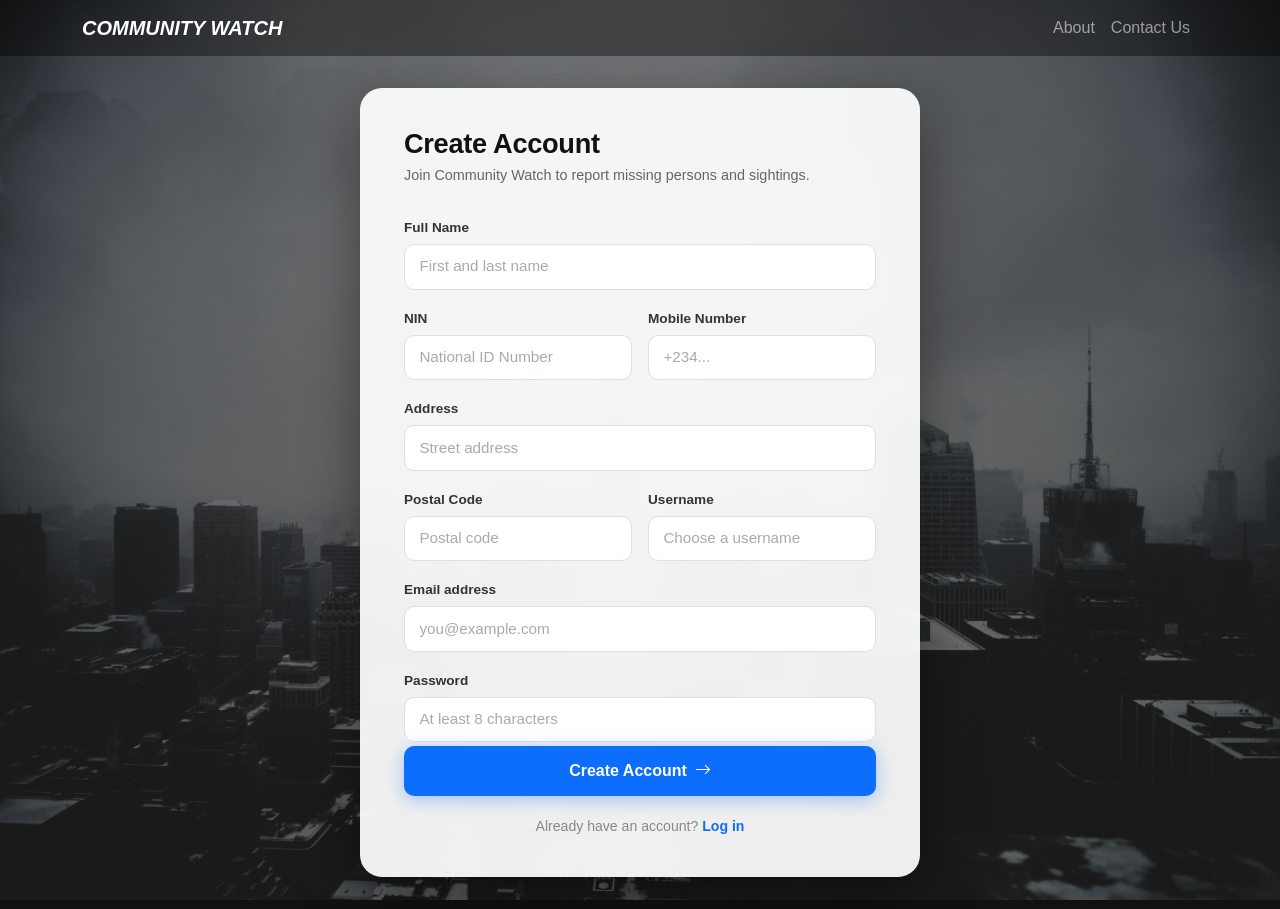
<file: signup.html>
﻿<!DOCTYPE html>
<html lang="en" style="background:#111">

<head>
    <meta charset="UTF-8">
    <meta name="viewport" content="width=device-width, initial-scale=1.0">
    <link href="vendor/css/bootstrap.min.css" rel="stylesheet">
    <link href="vendor/icons/bootstrap-icons.css" rel="stylesheet">
    <link rel="stylesheet" href="signupcss.css">
    <title>Sign Up — Community Watch</title>
</head>

<body><script src="loader.js"></script>
    <nav class="navbar navbar-expand-lg navbar-dark" style="background-color: rgba(0,0,0,0.4);">
        <div class="container">
            <a class="navbar-brand fst-italic fw-bold" href="index.html">COMMUNITY WATCH</a>
            <button class="navbar-toggler" type="button" data-bs-toggle="collapse" data-bs-target="#navbarNav"
                aria-controls="navbarNav" aria-expanded="false" aria-label="Toggle navigation">
                <span class="navbar-toggler-icon"></span>
            </button>
            <div class="collapse navbar-collapse" id="navbarNav">
                <ul class="navbar-nav ms-auto">
                    <li class="nav-item"><a class="nav-link" href="about.html">About</a></li>
                    <li class="nav-item"><a class="nav-link" href="contact.html">Contact Us</a></li>
                </ul>
            </div>
        </div>
    </nav>

    <main class="d-flex align-items-center justify-content-center" style="min-height: 88vh; padding: 2rem 1rem;">
        <div class="signup-card">
            <h2 class="signup-title">Create Account</h2>
            <p class="signup-sub">Join Community Watch to report missing persons and sightings.</p>

            <form action="login_register.php" method="post">
                <div class="row g-3">
                    <div class="col-12">
                        <label class="form-label">Full Name</label>
                        <input type="text" class="form-control" name="fullname" id="fulln"
                            placeholder="First and last name" required>
                    </div>
                    <div class="col-md-6">
                        <label class="form-label">NIN</label>
                        <input type="text" class="form-control" name="nin" id="aadhaar"
                            placeholder="National ID Number" required>
                    </div>
                    <div class="col-md-6">
                        <label class="form-label">Mobile Number</label>
                        <input type="tel" class="form-control" name="phone" id="mobno"
                            placeholder="+234..." required>
                    </div>
                    <div class="col-12">
                        <label class="form-label">Address</label>
                        <input type="text" class="form-control" name="address" id="add"
                            placeholder="Street address" required>
                    </div>
                    <div class="col-md-6">
                        <label class="form-label">Postal Code</label>
                        <input type="text" class="form-control" name="postal_code" id="pin"
                            placeholder="Postal code" required>
                    </div>
                    <div class="col-md-6">
                        <label class="form-label">Username</label>
                        <input type="text" class="form-control" name="username" id="usern"
                            placeholder="Choose a username" required>
                    </div>
                    <div class="col-12">
                        <label class="form-label">Email address</label>
                        <input type="email" class="form-control" name="email"
                            placeholder="you@example.com" required>
                    </div>
                    <div class="col-12">
                        <label class="form-label">Password</label>
                        <input type="password" class="form-control" name="password" id="passw"
                            placeholder="At least 8 characters" required>
                    </div>
                    <div class="col-12 mt-1">
                        <button type="submit" class="btn-submit" name="register"
                            onclick="return redirect()">
                            Create Account <i class="bi bi-arrow-right ms-2"></i>
                        </button>
                    </div>
                </div>
            </form>

            <p class="signup-footer">
                Already have an account? <a href="login.php">Log in</a>
            </p>
        </div>
    </main>

    <script src="vendor/js/bootstrap.bundle.min.js"></script>
    <script src="signupjs.js"></script>
</body>

</html>
</file>
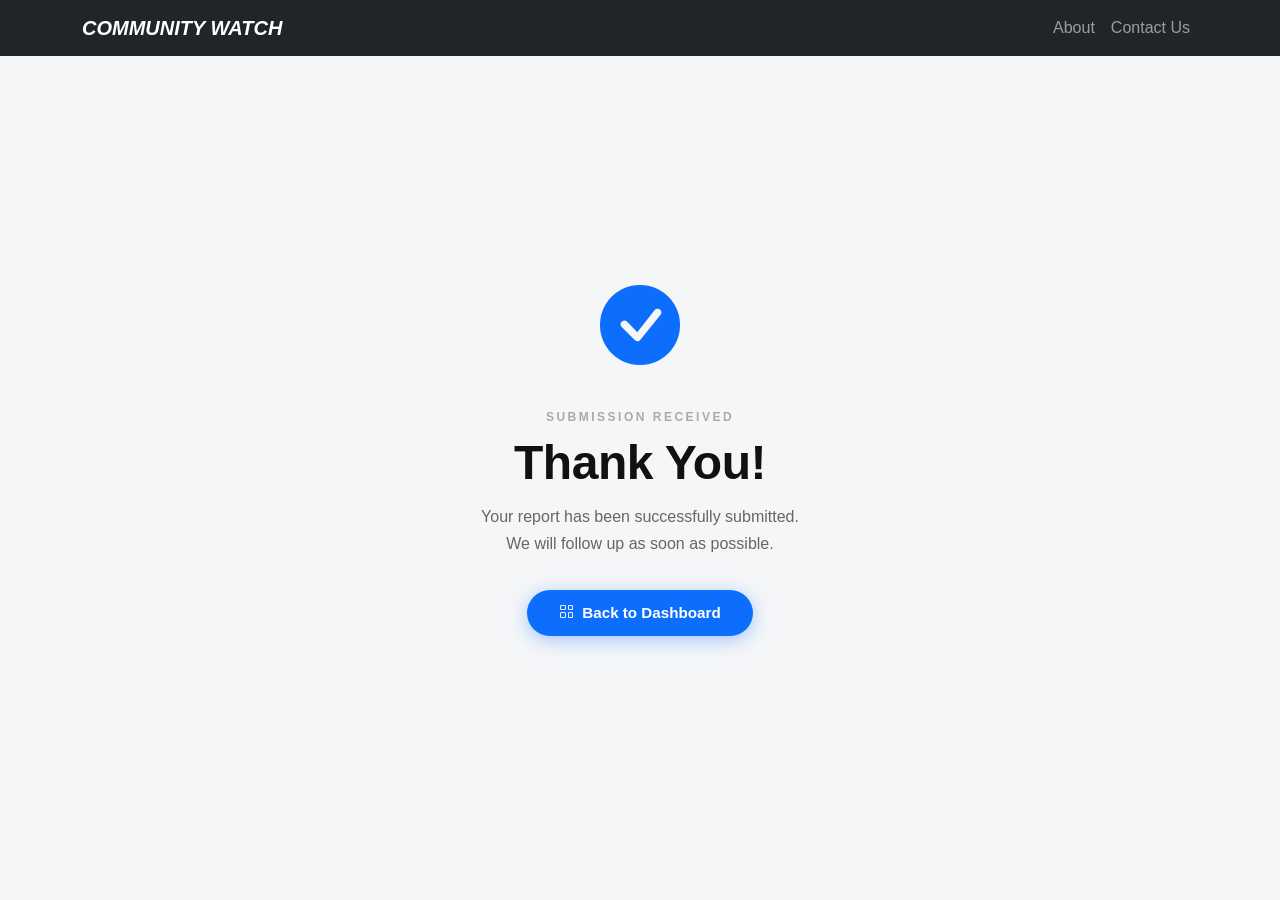
<file: thankyou.html>
﻿<!DOCTYPE html>
<html lang="en">

<head>
    <meta charset="UTF-8">
    <meta name="viewport" content="width=device-width, initial-scale=1.0">
    <link href="vendor/css/bootstrap.min.css" rel="stylesheet">
    <link href="vendor/icons/bootstrap-icons.css" rel="stylesheet">
    <link rel="stylesheet" href="thankyoucss.css">
    <title>Thank You — Community Watch</title>
</head>

<body><script src="loader.js"></script>
    <nav class="navbar navbar-expand-lg navbar-dark bg-dark">
        <div class="container">
            <a class="navbar-brand fst-italic fw-bold" href="index.php">COMMUNITY WATCH</a>
            <button class="navbar-toggler" type="button" data-bs-toggle="collapse" data-bs-target="#navbarNav"
                aria-controls="navbarNav" aria-expanded="false" aria-label="Toggle navigation">
                <span class="navbar-toggler-icon"></span>
            </button>
            <div class="collapse navbar-collapse" id="navbarNav">
                <ul class="navbar-nav ms-auto">
                    <li class="nav-item"><a class="nav-link" href="about.html">About</a></li>
                    <li class="nav-item"><a class="nav-link" href="contact.html">Contact Us</a></li>
                </ul>
            </div>
        </div>
    </nav>

    <div class="ty-wrapper">
        <div class="ty-icon"><i class="bi bi-check-circle-fill"></i></div>
        <p class="ty-eyebrow">SUBMISSION RECEIVED</p>
        <h1 class="ty-title">Thank You!</h1>
        <p class="ty-sub">Your report has been successfully submitted.<br>We will follow up as soon as possible.</p>
        <a href="choose.php" class="ty-btn">
            <i class="bi bi-grid me-2"></i>Back to Dashboard
        </a>
    </div>

    <script src="vendor/js/bootstrap.bundle.min.js"></script>
</body>

</html>
</file>
<file: signupcss.css>
body {
    font-family: 'Lato', sans-serif;
    background-image:
        linear-gradient(rgba(0,0,0,0.38), rgba(0,0,0,0.38)),
        url('login.jpg');
    background-size: cover;
    background-position: center;
    background-attachment: fixed;
    min-height: 100vh;
}

/* ── Card ────────────────────────────────── */
.signup-card {
    width: 560px;
    max-width: 95vw;
    background: rgba(255, 255, 255, 0.93);
    backdrop-filter: blur(12px);
    -webkit-backdrop-filter: blur(12px);
    border-radius: 22px;
    padding: 2.5rem 2.75rem;
    box-shadow: 0 20px 60px rgba(0, 0, 0, 0.45);
}

.signup-title {
    font-size: 1.7rem;
    font-weight: 900;
    color: #111;
    margin-bottom: 0.3rem;
    letter-spacing: -0.3px;
}

.signup-sub {
    color: #666;
    font-size: 0.9rem;
    margin-bottom: 1.75rem;
    font-weight: 300;
}

/* ── Inputs ──────────────────────────────── */
.form-label {
    font-weight: 600;
    font-size: 0.85rem;
    color: #333;
    margin-bottom: 0.35rem;
}

.form-control {
    border-radius: 10px;
    border: 1.5px solid #dde1e7;
    padding: 0.65rem 0.9rem;
    font-size: 0.95rem;
    color: #111;
    transition: border-color 0.2s, box-shadow 0.2s;
}

.form-control:focus {
    border-color: #0d6efd;
    box-shadow: 0 0 0 3px rgba(13, 110, 253, 0.15);
    outline: none;
}

.form-control::placeholder {
    color: #aaa;
    font-weight: 300;
}

/* ── Submit ──────────────────────────────── */
.btn-submit {
    width: 100%;
    padding: 0.8rem;
    background: #0d6efd;
    border: none;
    border-radius: 10px;
    color: #ffffff;
    font-family: 'Lato', sans-serif;
    font-weight: 700;
    font-size: 1rem;
    cursor: pointer;
    transition: background 0.2s, transform 0.15s, box-shadow 0.2s;
    box-shadow: 0 4px 18px rgba(13, 110, 253, 0.35);
    display: flex;
    align-items: center;
    justify-content: center;
}

.btn-submit:hover {
    background: #0b5ed7;
    transform: translateY(-1px);
    box-shadow: 0 6px 24px rgba(13, 110, 253, 0.5);
}

.btn-submit:active {
    transform: translateY(0);
}

/* ── Footer ──────────────────────────────── */
.signup-footer {
    text-align: center;
    margin-top: 1.25rem;
    margin-bottom: 0;
    font-size: 0.88rem;
    color: #888;
}

.signup-footer a {
    color: #0d6efd;
    font-weight: 700;
    text-decoration: none;
}

.signup-footer a:hover {
    text-decoration: underline;
}
</file>
<file: thankyoucss.css>
body {
    font-family: 'Lato', sans-serif;
    background-color: #f4f6f8;
}

.ty-wrapper {
    display: flex;
    flex-direction: column;
    align-items: center;
    justify-content: center;
    min-height: 88vh;
    text-align: center;
    padding: 2rem;
}

.ty-icon {
    font-size: 5rem;
    color: #0d6efd;
    margin-bottom: 1.25rem;
    animation: pop-in 0.45s cubic-bezier(0.34, 1.56, 0.64, 1) both;
}

@keyframes pop-in {
    from { transform: scale(0.5); opacity: 0; }
    to   { transform: scale(1);   opacity: 1; }
}

.ty-eyebrow {
    font-size: 0.75rem;
    font-weight: 700;
    letter-spacing: 2.5px;
    color: #aaa;
    margin-bottom: 0.5rem;
}

.ty-title {
    font-size: 3rem;
    font-weight: 900;
    color: #111;
    letter-spacing: -0.5px;
    margin-bottom: 0.75rem;
}

.ty-sub {
    font-size: 1rem;
    color: #666;
    line-height: 1.7;
    margin-bottom: 2rem;
    font-weight: 300;
}

.ty-btn {
    display: inline-flex;
    align-items: center;
    padding: 0.75rem 2rem;
    background: #0d6efd;
    color: #ffffff;
    border-radius: 50px;
    font-weight: 700;
    font-size: 0.95rem;
    text-decoration: none;
    box-shadow: 0 4px 18px rgba(13, 110, 253, 0.35);
    transition: background 0.2s, transform 0.15s;
}

.ty-btn:hover {
    background: #0b5ed7;
    color: #ffffff;
    transform: translateY(-2px);
}
</file>
